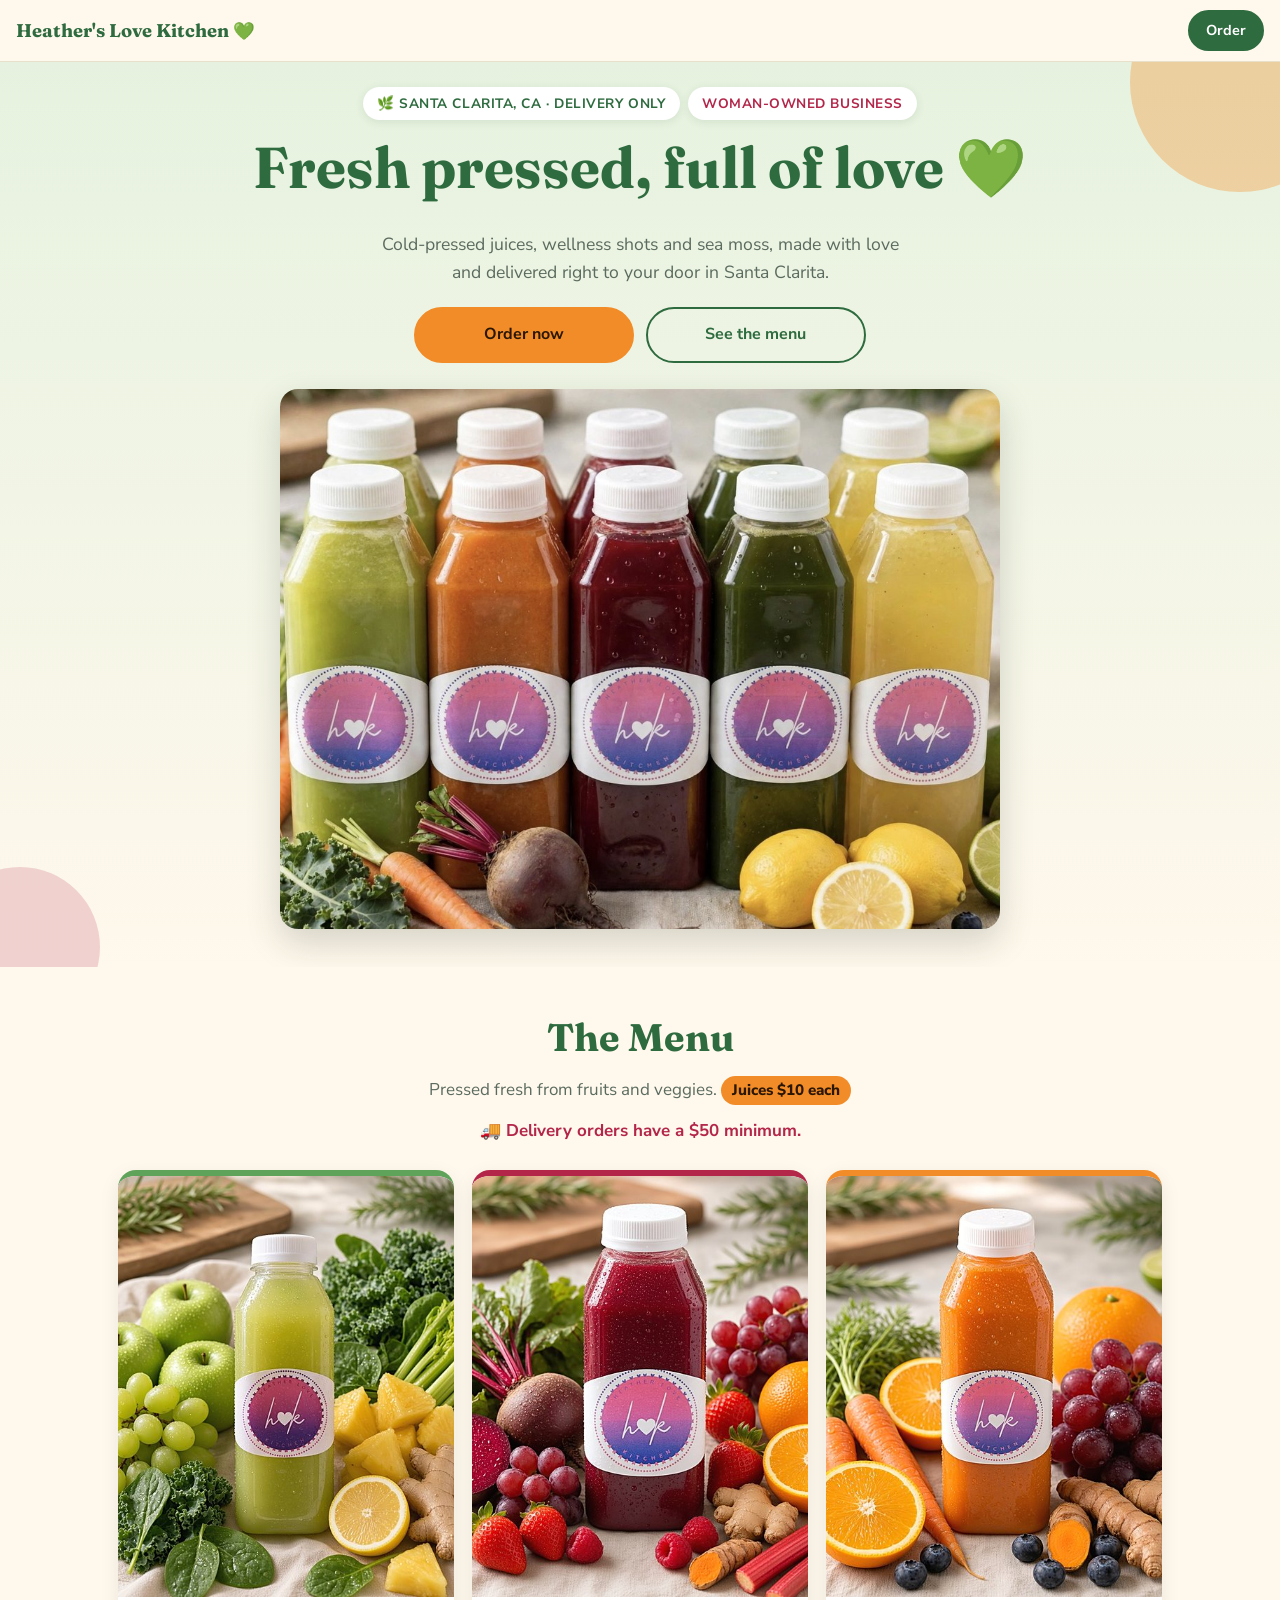
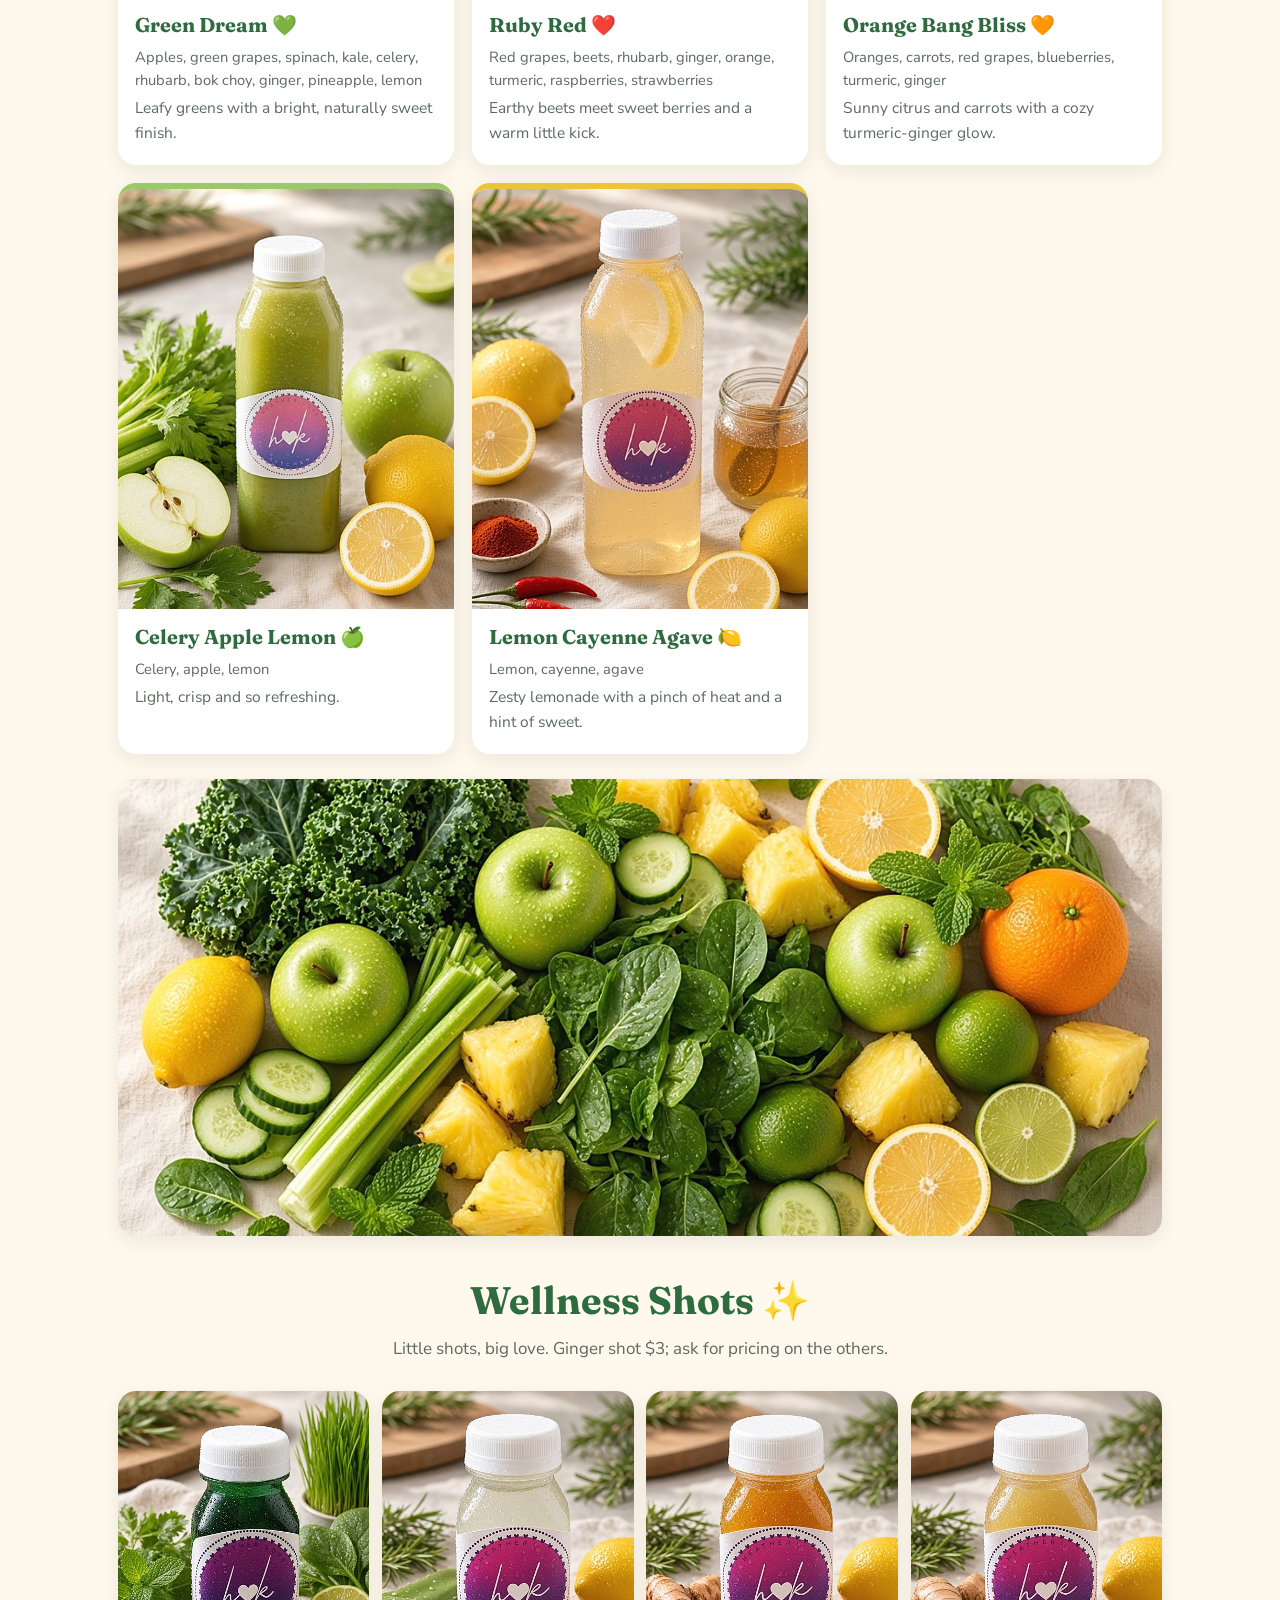
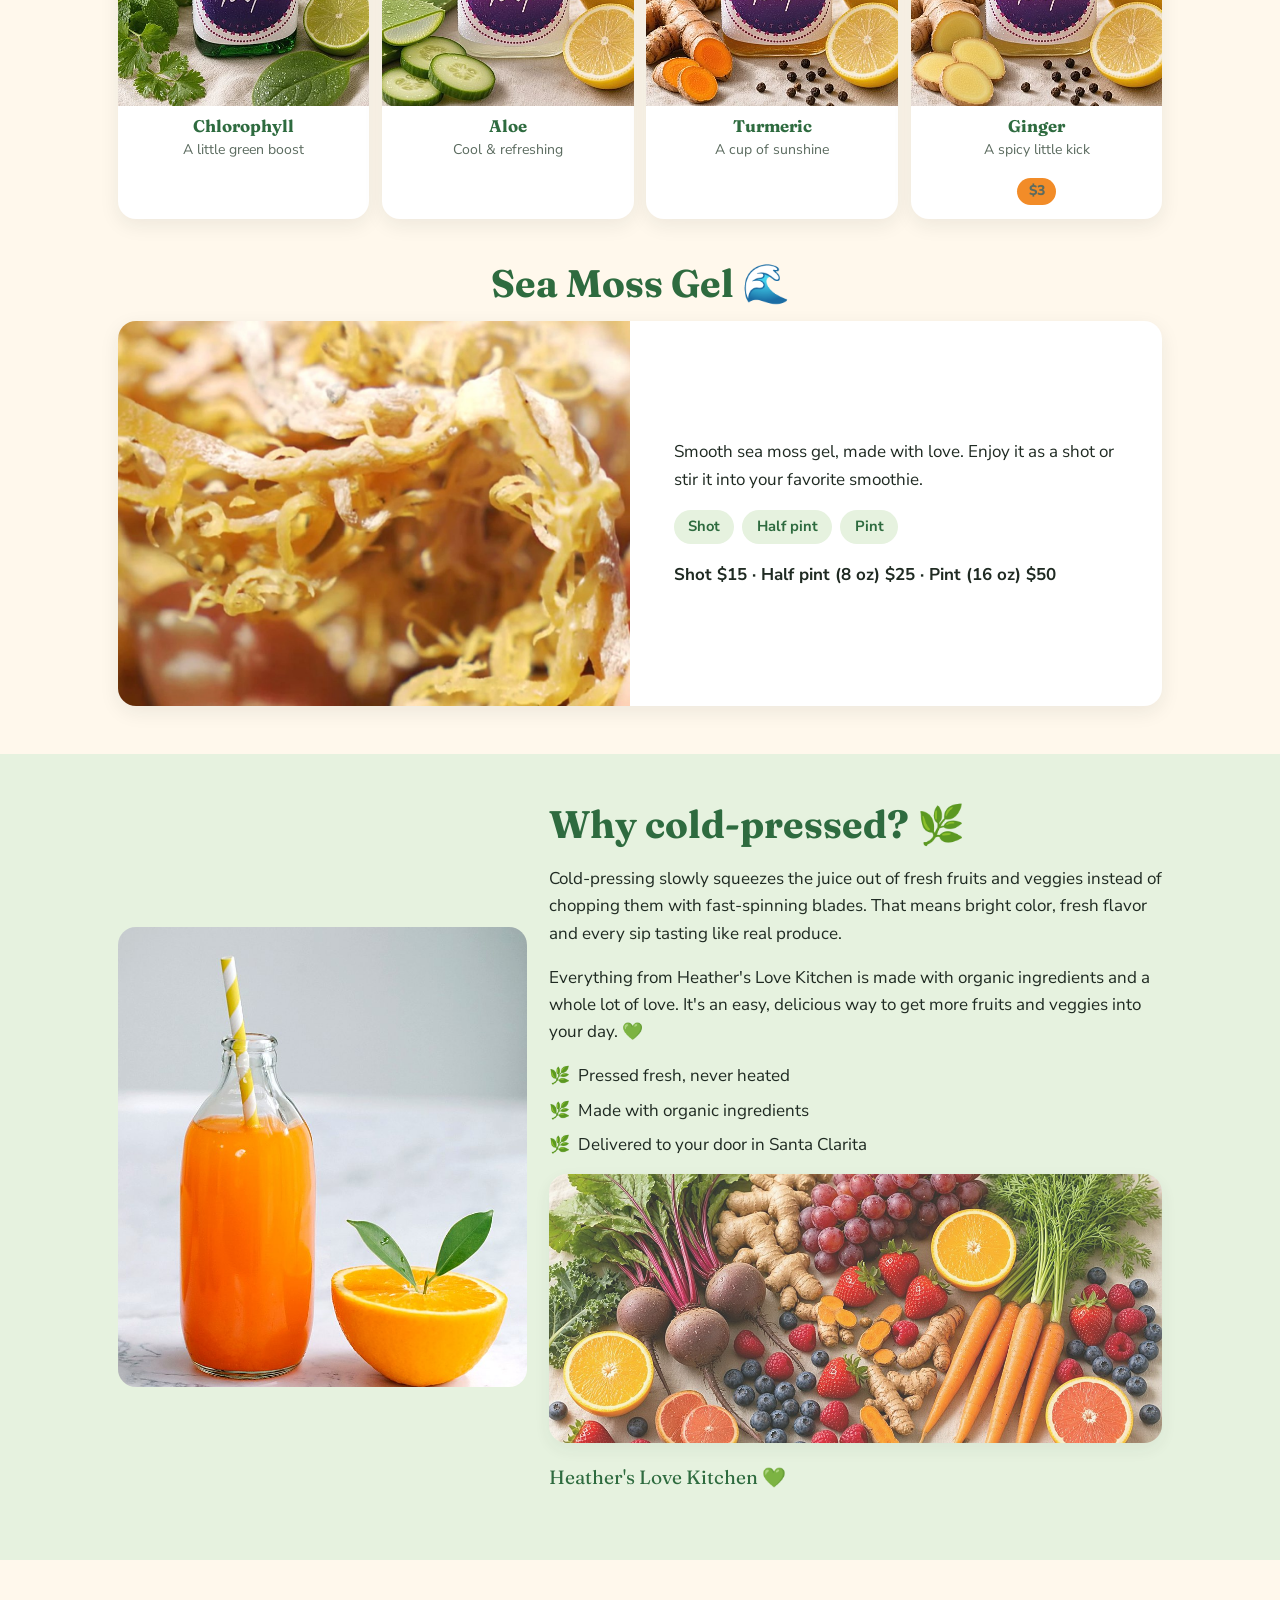
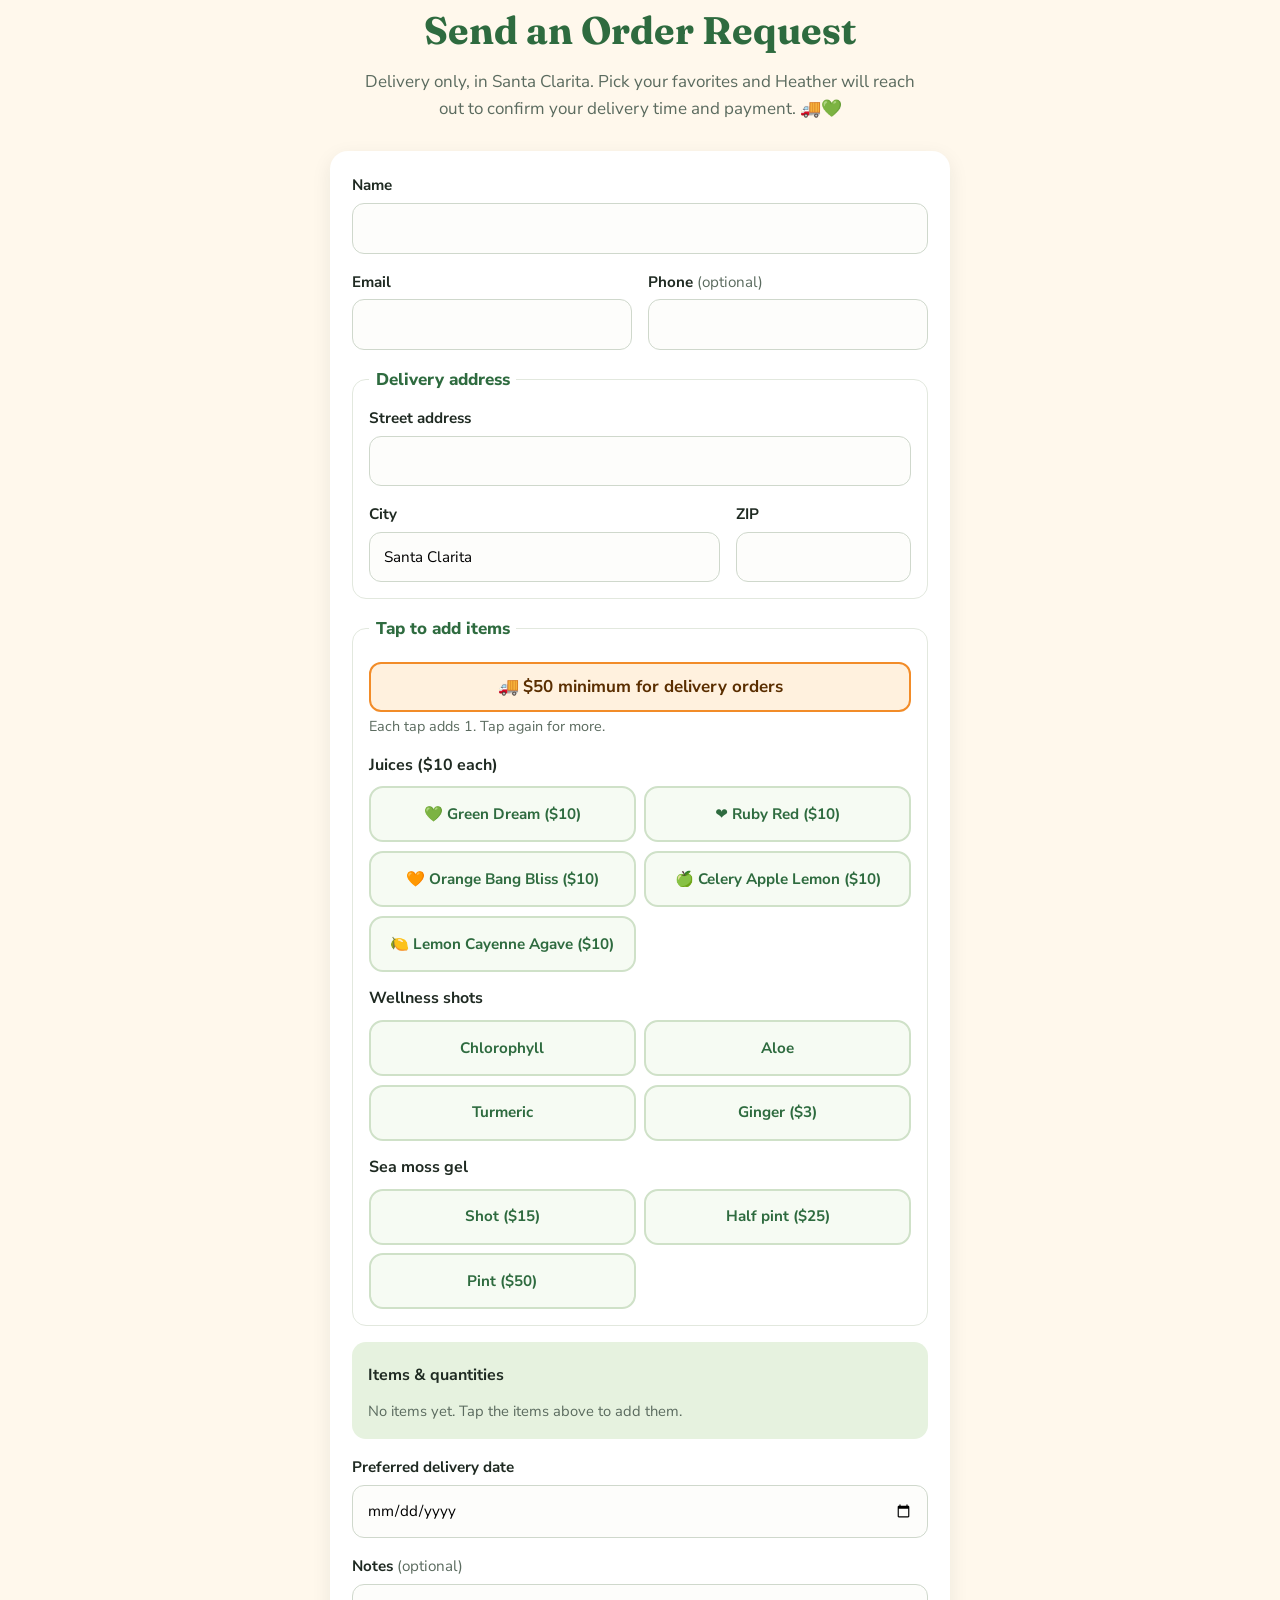
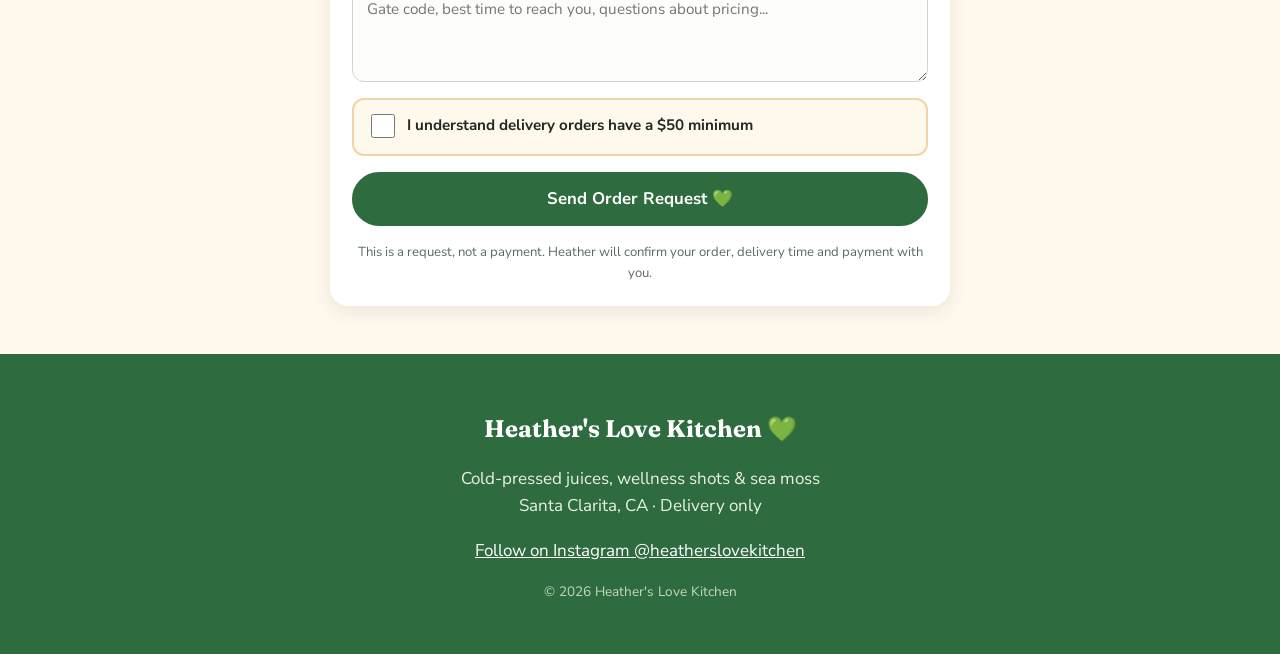
<file: index.html>
<!doctype html>
<html lang="en">
<head>
<meta charset="utf-8">
<meta name="viewport" content="width=device-width, initial-scale=1">
<title>Heather's Love Kitchen | Cold-Pressed Juice, Wellness Shots &amp; Sea Moss in Santa Clarita</title>
<meta name="description" content="Fresh cold-pressed juices, wellness shots and sea moss gel, made with love in Santa Clarita, CA and delivered to your door. Send an order request online.">
<meta name="theme-color" content="#2E6B3F">
<link rel="canonical" href="https://heathersc3-lgtm.github.io/heathers-love-kitchen/">
<meta property="og:type" content="website">
<meta property="og:title" content="Heather's Love Kitchen 💚">
<meta property="og:description" content="Cold-pressed juices, wellness shots &amp; sea moss, made with love in Santa Clarita. Delivery only.">
<meta property="og:url" content="https://heathersc3-lgtm.github.io/heathers-love-kitchen/">
<meta property="og:image" content="https://heathersc3-lgtm.github.io/heathers-love-kitchen/assets/og-image.jpg?v=20261020b">
<meta property="og:image:width" content="1200"><meta property="og:image:height" content="630">
<meta name="twitter:card" content="summary_large_image">
<link rel="icon" type="image/png" sizes="32x32" href="assets/favicon-32.png?v=20261020b">
<link rel="apple-touch-icon" href="assets/apple-touch-icon.png?v=20261020b">
<link rel="preconnect" href="https://fonts.googleapis.com"><link rel="preconnect" href="https://fonts.gstatic.com" crossorigin>
<link href="https://fonts.googleapis.com/css2?family=Fraunces:opsz,wght@9..144,600;9..144,700&family=Nunito+Sans:wght@400;600;700;800&display=swap" rel="stylesheet">
<link rel="stylesheet" href="css/style.css?v=wob1">
<link rel="stylesheet" href="assets/halloween.css?v=hw7"><script src="js/halloween.js?v=hw5"></script>
<link rel="stylesheet" href="assets/fall.css?v=fl1"><script src="js/fall.js?v=fl1"></script>
</head>
<body>
<header class="nav">
  <a href="#top" class="wordmark">Heather's Love Kitchen <span class="heart">💚</span></a>
  <a class="btn btn-sm" href="#order">Order</a>
</header>

<main id="top">
<section class="hero">
  <div class="hero-inner">
    <div class="badges">
      <p class="eyebrow">🌿 Santa Clarita, CA &middot; Delivery only</p>
      <p class="eyebrow wob">Woman-owned business</p>
    </div>
    <h1>Fresh pressed, full of love 💚</h1>
    <p class="lead">Cold-pressed juices, wellness shots and sea moss, made with love and delivered right to your door in Santa Clarita.</p>
    <div class="cta">
      <a class="btn btn-orange" href="#order">Order now</a>
      <a class="btn btn-outline" href="#menu">See the menu</a>
    </div>
    <img class="hero-photo" src="assets/hero.jpg?v=20261020b" alt="A row of Heather's Love Kitchen cold-pressed juices in green, orange, ruby red and yellow" width="1200" height="900">
  </div>
</section>

<section id="menu" class="section">
  <h2>The Menu</h2>
  <p class="sub">Pressed fresh from fruits and veggies. <span class="price-tag">Juices $10 each</span></p>
  <p class="min-line">🚚 Delivery orders have a $50 minimum.</p>
  <div class="cards three">
    <article class="card accent-green"><img src="assets/juice-green.jpg?v=20261020b" alt="A bottle of Green Dream juice with water droplets, surrounded by green apples, grapes, kale, spinach, celery, pineapple, lemon and ginger" loading="lazy" width="480" height="600"><div class="body"><h3>Green Dream 💚</h3><p class="ing">Apples, green grapes, spinach, kale, celery, rhubarb, bok choy, ginger, pineapple, lemon</p><p>Leafy greens with a bright, naturally sweet finish.</p></div></article>
    <article class="card accent-ruby"><img src="assets/juice-ruby.jpg?v=20261020b" alt="A bottle of Ruby Red juice with water droplets, surrounded by beets, red grapes, strawberries, raspberries, orange, ginger, turmeric and rhubarb" loading="lazy" width="480" height="600"><div class="body"><h3>Ruby Red ❤️</h3><p class="ing">Red grapes, beets, rhubarb, ginger, orange, turmeric, raspberries, strawberries</p><p>Earthy beets meet sweet berries and a warm little kick.</p></div></article>
    <article class="card accent-orange"><img src="assets/juice-orange.jpg?v=20261020b" alt="A bottle of Orange Bang Bliss juice with water droplets, surrounded by oranges, carrots, red grapes, blueberries, turmeric and ginger" loading="lazy" width="480" height="600"><div class="body"><h3>Orange Bang Bliss 🧡</h3><p class="ing">Oranges, carrots, red grapes, blueberries, turmeric, ginger</p><p>Sunny citrus and carrots with a cozy turmeric-ginger glow.</p></div></article>
    <article class="card accent-celery"><img src="assets/juice-celery.jpg?v=20261020b" alt="A bottle of Celery Apple Lemon juice with water droplets, surrounded by celery, green apples and lemons" loading="lazy" width="480" height="600"><div class="body"><h3>Celery Apple Lemon 🍏</h3><p class="ing">Celery, apple, lemon</p><p>Light, crisp and so refreshing.</p></div></article>
    <article class="card accent-lemon"><img src="assets/juice-lemon.jpg?v=20261020b" alt="A bottle of Lemon Cayenne Agave lemonade with water droplets, surrounded by lemons, cayenne, chili peppers and agave" loading="lazy" width="480" height="600"><div class="body"><h3>Lemon Cayenne Agave 🍋</h3><p class="ing">Lemon, cayenne, agave</p><p>Zesty lemonade with a pinch of heat and a hint of sweet.</p></div></article>
  </div>

  <figure class="produce-band"><img src="assets/produce-greens-citrus.jpg?v=20261020b" alt="Fresh kale, spinach, celery, green apples, cucumber, mint, pineapple and citrus" loading="lazy" width="1200" height="525"></figure>

  <h2 class="subhead">Wellness Shots ✨</h2>
  <p class="sub">Little shots, big love. Ginger shot $3; ask for pricing on the others.</p>
  <div class="shots">
    <div class="shot"><img src="assets/shot-chlorophyll.jpg?v=20261020b" alt="A chlorophyll wellness shot with water droplets, surrounded by mint, parsley, spinach, wheatgrass and lime" loading="lazy" width="480" height="600"><h3>Chlorophyll</h3><p>A little green boost</p></div>
    <div class="shot"><img src="assets/shot-aloe.jpg?v=20261020b" alt="An aloe wellness shot with water droplets, surrounded by aloe leaf, cucumber slices and lemon" loading="lazy" width="480" height="600"><h3>Aloe</h3><p>Cool &amp; refreshing</p></div>
    <div class="shot"><img src="assets/shot-turmeric.jpg?v=20261020b" alt="A turmeric wellness shot with water droplets, surrounded by turmeric root, lemon and black peppercorns" loading="lazy" width="480" height="600"><h3>Turmeric</h3><p>A cup of sunshine</p></div>
    <div class="shot"><img src="assets/shot-ginger.jpg?v=20261020b" alt="A ginger wellness shot with water droplets, surrounded by ginger root, ginger slices and lemon" loading="lazy" width="480" height="600"><h3>Ginger</h3><p>A spicy little kick</p><p class="price-tag">$3</p></div>
  </div>

  <h2 class="subhead">Sea Moss Gel 🌊</h2>
  <div class="feature">
    <img src="assets/seamoss.jpg?v=20261020b" alt="Dried golden sea moss" loading="lazy" width="1200" height="900">
    <div class="body">
      <p>Smooth sea moss gel, made with love. Enjoy it as a shot or stir it into your favorite smoothie.</p>
      <ul class="sizes"><li>Shot</li><li>Half pint</li><li>Pint</li></ul>
      <p><strong>Shot $15 · Half pint (8 oz) $25 · Pint (16 oz) $50</strong></p>
    </div>
  </div>
</section>

<div class="band">
<section id="about" class="section about">
  <img src="assets/about.jpg?v=20261020b" alt="Fresh orange juice in a bottle with a straw next to a halved orange" loading="lazy" width="800" height="1000">
  <div>
    <h2>Why cold-pressed? 🌿</h2>
    <p>Cold-pressing slowly squeezes the juice out of fresh fruits and veggies instead of chopping them with fast-spinning blades. That means bright color, fresh flavor and every sip tasting like real produce.</p>
    <p>Everything from Heather's Love Kitchen is made with organic ingredients and a whole lot of love. It's an easy, delicious way to get more fruits and veggies into your day. 💚</p>
    <ul class="ticks"><li>Pressed fresh, never heated</li><li>Made with organic ingredients</li><li>Delivered to your door in Santa Clarita</li></ul>
    <figure class="produce-band small"><img src="assets/produce-roots-berries.jpg?v=20261020b" alt="Fresh beets, carrots, ginger, turmeric, berries, red grapes and oranges" loading="lazy" width="1200" height="525"></figure>
    <p class="signoff">Heather's Love Kitchen 💚</p>
  </div>
</section>
</div>

<section id="order" class="section">
  <h2>Send an Order Request</h2>
  <p class="sub">Delivery only, in Santa Clarita. Pick your favorites and Heather will reach out to confirm your delivery time and payment. 🚚💚</p>
  <form id="order-form" class="form" action="https://formsubmit.co/heathersc3@gmail.com" method="POST" novalidate>
    <input type="hidden" name="_subject" value="New order request - Heather's Love Kitchen">
    <input type="hidden" name="_template" value="table">
    <input type="hidden" name="_captcha" value="false">
    <input type="hidden" name="_next" value="https://heathersc3-lgtm.github.io/heathers-love-kitchen/thanks.html">
    <input type="hidden" name="_autoresponse" value="Thank you so much for your order request with Heather's Love Kitchen! I got it, and I'll reach out soon to confirm your delivery time and payment. Delivery minimum: $50. Fresh pressed, full of love. - Heather's Love Kitchen">
    <input type="text" name="_honey" class="hp" tabindex="-1" autocomplete="off" aria-hidden="true">
    <label>Name<input name="name" required autocomplete="name"></label>
    <div class="row two">
      <label>Email<input name="email" type="email" required autocomplete="email"></label>
      <label><span>Phone <span class="opt">(optional)</span></span><input name="phone" type="tel" autocomplete="tel"></label>
    </div>
    <fieldset>
      <legend>Delivery address</legend>
      <div class="row">
        <label>Street address<input name="street" required autocomplete="street-address"></label>
        <div class="row addr">
          <label>City<input name="city" required autocomplete="address-level2" value="Santa Clarita"></label>
          <label>ZIP<input name="zip" required inputmode="numeric" pattern="[0-9]{5}" maxlength="5" autocomplete="postal-code"></label>
        </div>
      </div>
    </fieldset>
    <fieldset class="picker" id="picker">
      <legend>Tap to add items</legend>
      <p class="min-notice" id="min-notice">🚚 <strong>$50 minimum for delivery orders</strong></p>
      <p class="hint">Each tap adds 1. Tap again for more.</p>
      <h4>Juices ($10 each)</h4>
      <div class="item-btns">
        <button type="button" class="item-btn" data-item="Green Dream">💚 Green Dream ($10)</button>
        <button type="button" class="item-btn" data-item="Ruby Red">❤️ Ruby Red ($10)</button>
        <button type="button" class="item-btn" data-item="Orange Bang Bliss">🧡 Orange Bang Bliss ($10)</button>
        <button type="button" class="item-btn" data-item="Celery Apple Lemon">🍏 Celery Apple Lemon ($10)</button>
        <button type="button" class="item-btn" data-item="Lemon Cayenne Agave">🍋 Lemon Cayenne Agave ($10)</button>
      </div>
      <h4>Wellness shots</h4>
      <div class="item-btns">
        <button type="button" class="item-btn" data-item="Chlorophyll shot">Chlorophyll</button>
        <button type="button" class="item-btn" data-item="Aloe shot">Aloe</button>
        <button type="button" class="item-btn" data-item="Turmeric shot">Turmeric</button>
        <button type="button" class="item-btn" data-item="Ginger shot">Ginger ($3)</button>
      </div>
      <h4>Sea moss gel</h4>
      <div class="item-btns">
        <button type="button" class="item-btn" data-item="Sea moss gel - shot">Shot ($15)</button>
        <button type="button" class="item-btn" data-item="Sea moss gel - half pint">Half pint ($25)</button>
        <button type="button" class="item-btn" data-item="Sea moss gel - pint">Pint ($50)</button>
      </div>
    </fieldset>
    <div class="summary" aria-live="polite">
      <h4>Items &amp; quantities</h4>
      <ul id="order-list" class="order-list"></ul>
      <p id="order-empty" class="empty">No items yet. Tap the items above to add them.</p>
      <p id="order-error" class="error" hidden>Please add at least one item.</p>
      <input type="hidden" name="order_items" id="order_items">
    </div>
    <noscript><label>Items &amp; quantities<textarea name="items_quantities" rows="3" required placeholder="e.g. 2 Green Dream, 1 Ruby Red, 3 ginger shots"></textarea></label></noscript>
    <label>Preferred delivery date<input name="preferred_delivery_date" type="date" id="ddate"></label>
    <label><span>Notes <span class="opt">(optional)</span></span><textarea name="notes" rows="3" placeholder="Gate code, best time to reach you, questions about pricing..."></textarea></label>
    <label class="check ack"><input type="checkbox" name="minimum_ack" id="minimum_ack" value="Yes - customer understands delivery orders have a $50 minimum" required><span>I understand delivery orders have a $50 minimum</span></label>
    <p id="ack-error" class="error" hidden>Please check the box to confirm you understand the $50 delivery minimum. 💚</p>
    <p id="form-status" class="status" role="status" hidden></p>
    <button class="btn" type="submit" id="submit-btn">Send Order Request 💚</button>
    <p class="fineprint" style="margin:0">This is a request, not a payment. Heather will confirm your order, delivery time and payment with you.</p>
  </form>
</section>
</main>

<footer class="footer">
  <p><a href="#top" class="wordmark">Heather's Love Kitchen 💚</a></p>
  <p>Cold-pressed juices, wellness shots &amp; sea moss<br>Santa Clarita, CA &middot; Delivery only</p>
  <p><a href="https://www.instagram.com/heatherslovekitchen/" target="_blank" rel="noopener">Follow on Instagram @heatherslovekitchen</a></p>
  <p class="small">&copy; <span id="y">2026</span> Heather's Love Kitchen</p>
</footer>
<a class="btn btn-orange fab" href="#order">Order now</a>
<script src="js/order.js"></script>
</body>
</html>
</file>
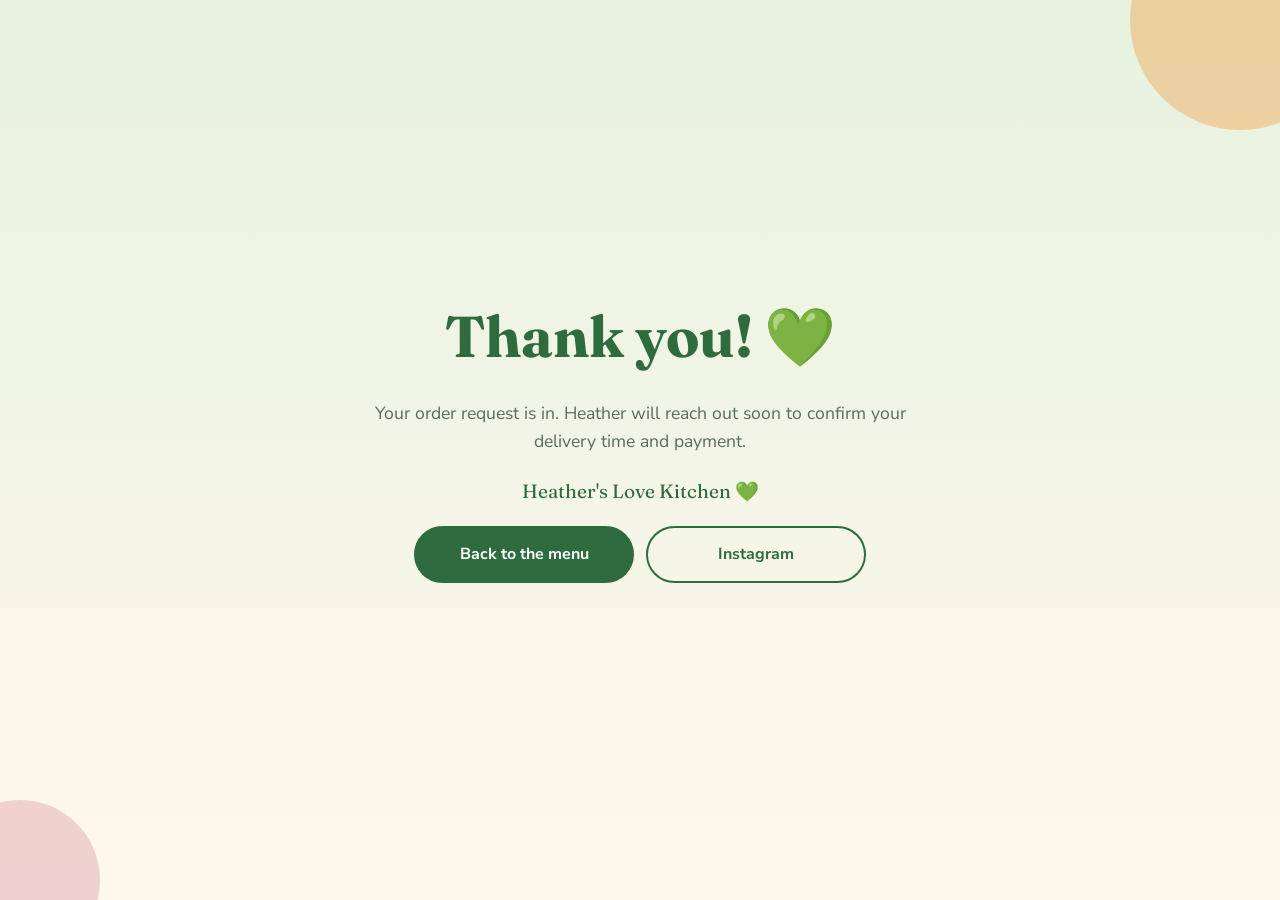
<file: thanks.html>
<!doctype html>
<html lang="en">
<head>
<meta charset="utf-8"><meta name="viewport" content="width=device-width, initial-scale=1">
<title>Thank you! | Heather's Love Kitchen</title>
<meta name="robots" content="noindex">
<meta name="theme-color" content="#2E6B3F">
<link rel="icon" type="image/png" sizes="32x32" href="assets/favicon-32.png?v=20261020b">
<link rel="preconnect" href="https://fonts.googleapis.com"><link rel="preconnect" href="https://fonts.gstatic.com" crossorigin>
<link href="https://fonts.googleapis.com/css2?family=Fraunces:opsz,wght@9..144,600;9..144,700&family=Nunito+Sans:wght@400;600;700;800&display=swap" rel="stylesheet">
<link rel="stylesheet" href="css/style.css?v=wob1">
<link rel="stylesheet" href="assets/halloween.css?v=hw7"><script src="js/halloween.js?v=hw5"></script>
<link rel="stylesheet" href="assets/fall.css?v=fl1"><script src="js/fall.js?v=fl1"></script>
</head>
<body>
<main class="hero" style="min-height:100vh;display:grid;place-items:center">
  <div class="hero-inner">
    <h1>Thank you! 💚</h1>
    <p class="lead">Your order request is in. Heather will reach out soon to confirm your delivery time and payment.</p>
    <p class="signoff">Heather's Love Kitchen 💚</p>
    <div class="cta"><a class="btn" href="./">Back to the menu</a><a class="btn btn-outline" href="https://www.instagram.com/heatherslovekitchen/">Instagram</a></div>
  </div>
</main>
</body>
</html>
</file>
<file: css/style.css>
:root{--forest:#2E6B3F;--leaf:#5FA35A;--mint:#E6F2DF;--cream:#FFF8EC;--orange:#F28C28;--ruby:#B3264A;--ink:#1F2A22;--muted:#5B6B5F;--r:18px}
*{box-sizing:border-box}
html{scroll-behavior:smooth}
body{margin:0;font-family:"Nunito Sans",system-ui,sans-serif;color:var(--ink);background:var(--cream);line-height:1.6;font-size:17px}
img{max-width:100%;height:auto;display:block}
a{color:var(--forest)}
h1,h2,h3{font-family:Fraunces,Georgia,serif;line-height:1.15;margin:0 0 .5em;color:var(--forest)}
h1{font-size:clamp(2.1rem,8vw,3.6rem);font-weight:700}
h2{font-size:clamp(1.7rem,6vw,2.4rem);text-align:center}
h3{font-size:1.25rem}
.nav{position:sticky;top:0;z-index:10;display:flex;align-items:center;justify-content:space-between;gap:.5rem;padding:.6rem 1rem;background:rgba(255,248,236,.94);backdrop-filter:blur(8px);border-bottom:1px solid #e9e0cc}
.wordmark{font-family:Fraunces,Georgia,serif;font-weight:700;font-size:1.15rem;color:var(--forest);text-decoration:none;white-space:nowrap}
.wordmark .heart{font-size:.95em}
.btn{display:inline-block;padding:.85rem 1.4rem;border-radius:999px;background:var(--forest);color:#fff;text-decoration:none;font-weight:700;border:2px solid var(--forest);text-align:center;font-size:1rem;cursor:pointer;font-family:inherit}
.btn:hover{filter:brightness(1.08)}
.btn-orange{background:var(--orange);border-color:var(--orange);color:#2b1600}
.btn-outline{background:transparent;color:var(--forest)}
.btn-sm{padding:.45rem 1rem;font-size:.9rem}
.hero{position:relative;background:linear-gradient(180deg,var(--mint),var(--cream));padding:1.6rem 1.1rem 2.4rem;text-align:center;overflow:hidden}
.hero::before,.hero::after{content:"";position:absolute;border-radius:50%;z-index:0;opacity:.35}
.hero::before{width:220px;height:220px;background:var(--orange);top:-90px;right:-70px}
.hero::after{width:160px;height:160px;background:var(--ruby);bottom:-60px;left:-60px;opacity:.18}
.hero-inner{position:relative;z-index:1;max-width:880px;margin:0 auto}
.eyebrow{display:inline-block;background:#fff;color:var(--forest);font-weight:700;font-size:.85rem;letter-spacing:.04em;text-transform:uppercase;padding:.35rem .9rem;border-radius:999px;margin:0 0 .9rem;box-shadow:0 2px 8px rgba(46,107,63,.12)}
.lead{font-size:1.1rem;color:var(--muted);max-width:34rem;margin:0 auto 1.3rem}
.cta{display:flex;flex-wrap:wrap;gap:.7rem;justify-content:center}
.cta .btn{flex:1 1 140px;max-width:220px}
.hero-photo{margin:1.6rem auto 0;border-radius:var(--r);box-shadow:0 14px 34px rgba(31,42,34,.18);width:100%;max-width:720px;aspect-ratio:4/3;object-fit:cover}
.section{padding:3rem 1.1rem;max-width:1080px;margin:0 auto}
.band{background:var(--mint)}
.band>.section{padding-top:3rem;padding-bottom:3rem}
.sub{text-align:center;color:var(--muted);max-width:36rem;margin:-.2rem auto 1.8rem}
.price-tag{display:inline-block;background:var(--orange);color:#2b1600;font-weight:800;padding:.15rem .7rem;border-radius:999px;font-size:.95rem}
.cards{display:grid;gap:1.1rem;grid-template-columns:1fr}
@media(min-width:560px){.cards{grid-template-columns:1fr 1fr}}
@media(min-width:900px){.cards.three{grid-template-columns:repeat(3,1fr)}}
.card{background:#fff;border-radius:var(--r);overflow:hidden;box-shadow:0 6px 20px rgba(31,42,34,.08);display:flex;flex-direction:column}
.card img{width:100%;aspect-ratio:4/5;object-fit:cover;object-position:50% 50%}
.card .body{padding:1rem 1.1rem 1.2rem}
.card h3{display:flex;justify-content:space-between;align-items:center;gap:.5rem}
.card p{margin:.2rem 0 0;color:var(--muted);font-size:.97rem}
.card .ing{font-size:.92rem}
.accent-green{border-top:6px solid var(--leaf)}
.accent-ruby{border-top:6px solid var(--ruby)}
.accent-orange{border-top:6px solid var(--orange)}
.accent-lemon{border-top:6px solid #E9C537}
.accent-celery{border-top:6px solid #9CC86B}
.subhead{margin:2.6rem 0 1rem;text-align:center}
.shots{display:grid;grid-template-columns:1fr 1fr;gap:.8rem}
@media(min-width:700px){.shots{grid-template-columns:repeat(4,1fr)}}
.shot{background:#fff;border-radius:var(--r);overflow:hidden;text-align:center;box-shadow:0 6px 20px rgba(31,42,34,.08)}
.shot img{aspect-ratio:4/5;object-fit:cover;object-position:50% 50%;width:100%}
.shot .emoji{display:grid;place-items:center;aspect-ratio:1/1;font-size:3.2rem;background:linear-gradient(135deg,#FCE3C4,#F6C27F)}
.shot h3{font-size:1.05rem;margin:.7rem .5rem .2rem}
.shot p{margin:0 .6rem .9rem;font-size:.88rem;color:var(--muted)}
.feature{display:grid;gap:1.2rem;align-items:center;background:#fff;border-radius:var(--r);overflow:hidden;box-shadow:0 6px 20px rgba(31,42,34,.08)}
.feature img{width:100%;aspect-ratio:4/3;object-fit:cover}
.feature .body{padding:0 1.2rem 1.4rem}
@media(min-width:760px){.feature{grid-template-columns:1fr 1fr}.feature .body{padding:1.5rem}}
.sizes{list-style:none;padding:0;margin:.8rem 0;display:flex;flex-wrap:wrap;gap:.5rem}
.sizes li,.chips li{background:var(--mint);color:var(--forest);font-weight:700;padding:.35rem .9rem;border-radius:999px;font-size:.92rem}
.fineprint{text-align:center;font-size:.82rem;color:var(--muted);margin-top:1.2rem}
.about{display:grid;gap:1.4rem;align-items:center}
.about img{border-radius:var(--r);width:100%;aspect-ratio:4/5;object-fit:cover;max-height:460px}
@media(min-width:760px){.about{grid-template-columns:2fr 3fr}}
.about h2{text-align:left}
.ticks{list-style:none;padding:0;margin:1rem 0 0}
.ticks li{padding-left:1.8rem;position:relative;margin:.45rem 0}
.ticks li::before{content:"🌿";position:absolute;left:0}
.signoff{font-family:Fraunces,Georgia,serif;font-size:1.2rem;color:var(--forest);margin-top:1rem}
.form{max-width:620px;margin:0 auto;display:grid;gap:1rem;background:#fff;padding:1.4rem;border-radius:var(--r);box-shadow:0 6px 20px rgba(31,42,34,.08)}
.form label{display:grid;gap:.35rem;font-weight:700;font-size:.95rem}
.form .opt{font-weight:400;color:var(--muted)}
.form input,.form textarea,.form select{font:inherit;font-weight:400;padding:.75rem .85rem;border:1.5px solid #cfd8cc;border-radius:12px;background:#fdfdfb;width:100%}
.form input:focus,.form textarea:focus{outline:3px solid rgba(95,163,90,.35);border-color:var(--leaf)}
.form fieldset{border:1.5px solid #e2e8de;border-radius:14px;padding:.8rem 1rem 1rem;margin:0}
.form legend{font-weight:800;color:var(--forest);padding:0 .4rem}
.checks{display:grid;grid-template-columns:1fr;gap:.35rem}
@media(min-width:480px){.checks{grid-template-columns:1fr 1fr}}
.form .check{display:flex;align-items:center;gap:.55rem;font-weight:400;grid-template-columns:none}
.form .check input{width:1.2rem;height:1.2rem;accent-color:var(--forest);flex:none}
.row{display:grid;gap:1rem}
@media(min-width:480px){.row.two{grid-template-columns:1fr 1fr}.row.addr{grid-template-columns:2fr 1fr}}
.form .btn{width:100%;font-size:1.05rem}
.footer{background:var(--forest);color:#eaf3e6;text-align:center;padding:2.4rem 1rem 5.5rem}
.footer a{color:#fff}
.footer .wordmark{color:#fff;font-size:1.5rem}
.small{font-size:.85rem;opacity:.8}
.fab{position:fixed;right:1rem;bottom:1rem;z-index:20;box-shadow:0 8px 22px rgba(0,0,0,.25)}
@media(min-width:900px){.fab{display:none}.footer{padding-bottom:2.4rem}}
.hp{position:absolute!important;left:-9999px!important;width:1px;height:1px;opacity:0}
.picker h4,.summary h4{margin:.9rem 0 .5rem;font-size:1rem;color:var(--ink)}
.picker .hint{margin:0;color:var(--muted);font-size:.9rem}
.item-btns{display:grid;grid-template-columns:1fr 1fr;gap:.55rem}
.item-btn{position:relative;min-height:56px;padding:.6rem .7rem;border:2px solid #cfe1c8;border-radius:14px;background:#f6fbf3;color:var(--forest);font:inherit;font-weight:700;font-size:.95rem;cursor:pointer;text-align:center;touch-action:manipulation;-webkit-tap-highlight-color:transparent;transition:transform .08s}
.item-btn:active{transform:scale(.96)}
.item-btn.on{background:var(--forest);border-color:var(--forest);color:#fff}
.item-btn .badge{position:absolute;top:-8px;right:-6px;min-width:26px;height:26px;padding:0 6px;border-radius:999px;background:var(--orange);color:#2b1600;font-size:.85rem;line-height:26px;font-weight:800}
.summary{background:var(--mint);border-radius:14px;padding:.4rem 1rem 1rem}
.order-list{list-style:none;margin:0;padding:0;display:grid;gap:.5rem}
.order-list li{display:flex;align-items:center;justify-content:space-between;gap:.5rem;background:#fff;border-radius:12px;padding:.45rem .5rem .45rem .8rem}
.oname{font-weight:700}
.ctrl{display:flex;align-items:center;gap:.3rem;flex:none}
.qty{min-width:2.2rem;text-align:center;font-weight:800}
.qbtn{width:44px;height:44px;border-radius:50%;border:2px solid var(--leaf);background:#fff;color:var(--forest);font-size:1.3rem;font-weight:800;line-height:1;cursor:pointer;touch-action:manipulation}
.qbtn.rm{border-color:#e6b9c3;color:var(--ruby);font-size:1rem}
.empty{margin:.2rem 0 0;color:var(--muted);font-size:.92rem}
.error{margin:.5rem 0 0;color:var(--ruby);font-weight:800}
.status{margin:0;padding:.8rem 1rem;border-radius:12px;font-weight:700}
.status.ok{background:var(--mint);color:var(--forest)}
.status.bad{background:#fdecef;color:var(--ruby)}
.fab{transition:opacity .2s}
.fab.hide{opacity:0;pointer-events:none}
.item-btn,.qbtn,input,textarea{scroll-margin:90px}
.min-line{text-align:center;margin:-1rem auto 1.6rem;font-weight:700;color:var(--ruby)}
.min-notice{margin:.4rem 0 .2rem;background:#FFF1DE;border:2px solid var(--orange);color:#5a2e00;border-radius:12px;padding:.6rem .8rem;text-align:center}
.form .check.ack{align-items:flex-start;font-weight:700;background:#FFF8EC;border:2px solid #f2d4a8;border-radius:12px;padding:.8rem;min-height:52px}
.form .check.ack input{width:1.5rem;height:1.5rem;margin-top:.05rem}

/* fresh produce bands */
.produce-band{margin:1.6rem 0 .4rem}
.produce-band img{display:block;width:100%;height:auto;aspect-ratio:16/7;object-fit:cover;border-radius:var(--r);box-shadow:0 6px 20px rgba(31,42,34,.08)}
.produce-band.small{margin:1rem 0 1.2rem}

/* intro badges */
.badges{display:flex;flex-wrap:wrap;justify-content:center;gap:.5rem;margin:0 0 .9rem}
.badges .eyebrow{margin:0}
.eyebrow.wob{color:var(--ruby)}
</file>
<file: assets/halloween.css>
/* Halloween layer for Heather's Love Kitchen (dark, matches the Halloween flyer).
   Everything is scoped to html.halloween, which js/halloween.js adds ONLY before Nov 1, 2026 (visitor's local time).
   On/after Nov 1 nothing here applies and the site renders exactly as before. */
.hw-banner,.hw-deco,.hw-circle-wrap,.hw-hand{display:none}
html.halloween{--hw-night:#0c0616;--hw-ink:#07040d;--hw-lav:#c9b6f2;--hw-cream:#FFF8EC;--hw-green:#9fd39a;--sw:520px;color-scheme:dark}
html.halloween body{background:var(--hw-night);color:var(--hw-cream)}
/* banner */
html.halloween .hw-banner{display:flex;align-items:center;justify-content:center;gap:.6rem;background:linear-gradient(90deg,#05030a,#1e0f33 50%,#05030a);color:var(--hw-cream);font-family:Fraunces,Georgia,serif;font-weight:600;font-size:1rem;letter-spacing:.06em;padding:.55rem 1rem;border-bottom:1px solid rgba(95,163,90,.7);text-align:center}
html.halloween .hw-glyph{flex:none;display:block}
/* nav */
html.halloween .nav{background:rgba(7,4,13,.92);border-bottom:1.5px solid rgba(95,163,90,.7)}
html.halloween .nav .wordmark{color:var(--hw-cream)}
/* hero: night sky */
html.halloween .hero{background:url("hw-stars.svg?v=hw5") 0 0/600px 400px repeat,radial-gradient(ellipse at 78% 12%,#3a1f5c 0,#1e0f33 35%,#0c0616 75%,#05030a 100%);padding-top:2.2rem}
html.halloween .hero::before,html.halloween .hero::after{display:none}
html.halloween .hw-deco{display:block;position:absolute;inset:0;pointer-events:none;z-index:0;overflow:hidden}
html.halloween .hw-scene{position:absolute;top:0;right:0;width:var(--sw);height:auto;max-width:none}
html.halloween .hw-ground{position:absolute;left:0;right:0;bottom:0;top:calc(var(--sw)*.6714 - 26px);background:url("hw-hills.svg?v=hw5") 0 0/100% 40px no-repeat,linear-gradient(#0a0612,#0a0612) 0 38px/100% 100% no-repeat}
html.halloween .hw-fog{position:absolute;left:-30%;width:160%;height:140px;background:radial-gradient(ellipse at 20% 50%,rgba(207,195,232,.16),transparent 60%),radial-gradient(ellipse at 60% 40%,rgba(207,195,232,.12),transparent 55%),radial-gradient(ellipse at 90% 60%,rgba(207,195,232,.14),transparent 60%);filter:blur(6px);animation:hwfog 28s ease-in-out infinite alternate}
html.halloween .hw-fog.f1{top:calc(var(--sw)*.6714 - 70px)}
html.halloween .hw-fog.f2{bottom:-30px;animation-duration:36s;animation-direction:alternate-reverse;opacity:.9}
@keyframes hwfog{from{transform:translateX(-8%)}to{transform:translateX(8%)}}
html.halloween .hero h1{color:var(--hw-cream);text-shadow:0 0 24px rgba(201,182,242,.5),0 2px 10px rgba(0,0,0,.85)}
html.halloween .hero .lead{color:rgba(255,248,236,.9);text-shadow:0 1px 8px rgba(0,0,0,.9)}
html.halloween .hero .signoff{color:var(--hw-lav)}
html.halloween .eyebrow{background:rgba(7,4,13,.75);color:var(--hw-green);border:1px solid rgba(95,163,90,.6);box-shadow:none;letter-spacing:.14em}
html.halloween .btn-outline{color:var(--hw-cream);border-color:var(--hw-cream);background:rgba(7,4,13,.4)}
html.halloween .hero-photo{box-shadow:0 0 0 1px rgba(201,182,242,.35),0 18px 50px rgba(0,0,0,.7),0 0 40px rgba(155,127,214,.25)}
@media(max-width:1279px){html.halloween{--sw:380px}html.halloween .hero{padding-top:10.5rem}}
@media(max-width:600px){html.halloween{--sw:300px}html.halloween .hero{padding-top:8.8rem}html.halloween .hw-banner{font-size:.9rem;letter-spacing:.03em}html.halloween .eyebrow{letter-spacing:.05em}}
/* sections */
html.halloween h2{color:var(--hw-cream);text-shadow:0 0 18px rgba(201,182,242,.35)}
html.halloween .sub,html.halloween .fineprint{color:rgba(255,248,236,.78)}
html.halloween .min-line{color:var(--hw-cream);letter-spacing:.04em}
html.halloween .band{background:#120a1f}
html.halloween a{color:var(--hw-green)}
html.halloween .btn{color:#fff}
html.halloween .btn-orange{color:#2b1600}
html.halloween .card,html.halloween .shot,html.halloween .feature{background:rgba(14,8,24,.92);border:1px solid rgba(201,182,242,.28);border-top:3px solid var(--leaf);box-shadow:0 10px 30px rgba(0,0,0,.6);color:var(--hw-cream)}
html.halloween .card h3,html.halloween .shot h3,html.halloween .feature h3,html.halloween .feature h2{color:var(--hw-cream)}
html.halloween .card p,html.halloween .shot p,html.halloween .feature p{color:rgba(255,248,236,.78)}
html.halloween .card .ing{color:var(--hw-green)}
html.halloween .shot .emoji{background:linear-gradient(135deg,#2a1640,#1a1028)}
html.halloween .about h2{color:var(--hw-cream)}
html.halloween .signoff{color:var(--hw-lav)}
html.halloween .produce-band img,html.halloween .about img{box-shadow:0 10px 30px rgba(0,0,0,.6)}
/* order form stays light for easy typing */
html.halloween .form{color-scheme:light;color:var(--ink);box-shadow:0 0 0 1px rgba(201,182,242,.3),0 10px 30px rgba(0,0,0,.6)}
html.halloween .form a{color:var(--forest)}
html.halloween .form .fineprint{color:var(--muted)}
/* footer: witch's circle + skeleton hand */
html.halloween .footer{position:relative;overflow:hidden;background:radial-gradient(ellipse at 50% 20%,#1e0f33,#07040d 70%);border-top:1.5px solid rgba(95,163,90,.7);color:rgba(255,248,236,.9)}
html.halloween .footer .wordmark,html.halloween .footer a{color:var(--hw-cream)}
html.halloween .footer>*:not(.hw-hand){position:relative;z-index:1}
html.halloween .hw-circle-wrap{display:block;width:300px;max-width:90%;aspect-ratio:1/1;margin:-.8rem auto .4rem;pointer-events:none}
html.halloween .hw-circle{width:100%;height:100%}
html.halloween .hw-hand{display:block;position:absolute;z-index:0;right:3%;bottom:-6px;width:150px;height:auto;pointer-events:none;opacity:.9;animation:hwrise 6s ease-in-out infinite alternate}
@keyframes hwrise{from{transform:translateY(10px)}to{transform:translateY(0)}}
@media(max-width:899px){html.halloween .hw-hand{right:auto;left:2%;width:96px}}
@media(prefers-reduced-motion:reduce){html.halloween .hw-fog,html.halloween .hw-hand{animation:none}}

/* three silhouette witches flying all the way down the page (different size, speed, direction, timing) */
.hw-witches{display:none}
html.halloween body{position:relative}
html.halloween .hw-witches{display:block;position:absolute;top:0;left:0;width:100%;height:100%;overflow:hidden;pointer-events:none;z-index:5}
html.halloween .hw-witch{position:absolute;height:auto;filter:drop-shadow(0 0 3px rgba(233,220,255,.9)) drop-shadow(0 0 14px rgba(201,182,242,.55))}
html.halloween .hw-witch.w1{width:150px;animation:hwW1 90s linear -2s infinite}
html.halloween .hw-witch.w2{width:112px;animation:hwW2 108s linear -26s infinite;opacity:.95}
html.halloween .hw-witch.w3{width:84px;animation:hwW3 96s linear -52s infinite;opacity:.9}
@keyframes hwW1{
 0%{left:60%;top:1%;transform:rotate(-8deg) scaleX(1)}
 12%{left:108%;top:4%;transform:rotate(-4deg) scaleX(1)}
 12.01%{left:108%;top:4%;transform:rotate(-4deg) scaleX(-1)}
 30%{left:30%;top:18%;transform:rotate(-10deg) scaleX(-1)}
 44%{left:-16%;top:30%;transform:rotate(-6deg) scaleX(-1)}
 44.01%{left:-16%;top:30%;transform:rotate(-6deg) scaleX(1)}
 62%{left:50%;top:52%;transform:rotate(6deg) scaleX(1)}
 76%{left:108%;top:68%;transform:rotate(-4deg) scaleX(1)}
 76.01%{left:108%;top:68%;transform:rotate(-4deg) scaleX(-1)}
 92%{left:-16%;top:20%;transform:rotate(8deg) scaleX(-1)}
 92.01%{left:-16%;top:20%;transform:rotate(-8deg) scaleX(1)}
 100%{left:60%;top:1%;transform:rotate(-8deg) scaleX(1)}}
@keyframes hwW2{
 0%{left:108%;top:40%;transform:rotate(-6deg) scaleX(-1)}
 20%{left:40%;top:60%;transform:rotate(4deg) scaleX(-1)}
 35%{left:-16%;top:84%;transform:rotate(-8deg) scaleX(-1)}
 35.01%{left:-16%;top:84%;transform:rotate(-8deg) scaleX(1)}
 55%{left:70%;top:94%;transform:rotate(-2deg) scaleX(1)}
 65%{left:108%;top:80%;transform:rotate(-10deg) scaleX(1)}
 65.01%{left:108%;top:80%;transform:rotate(-10deg) scaleX(-1)}
 80%{left:50%;top:64%;transform:rotate(-6deg) scaleX(-1)}
 92%{left:-16%;top:50%;transform:rotate(-4deg) scaleX(-1)}
 92.01%{left:-16%;top:50%;transform:rotate(-4deg) scaleX(1)}
 99.99%{left:108%;top:40%;transform:rotate(-6deg) scaleX(1)}
 100%{left:108%;top:40%;transform:rotate(-6deg) scaleX(-1)}}
@keyframes hwW3{
 0%{left:-16%;top:70%;transform:rotate(-10deg) scaleX(1)}
 25%{left:50%;top:45%;transform:rotate(-8deg) scaleX(1)}
 40%{left:108%;top:25%;transform:rotate(-4deg) scaleX(1)}
 40.01%{left:108%;top:25%;transform:rotate(-4deg) scaleX(-1)}
 60%{left:40%;top:8%;transform:rotate(-6deg) scaleX(-1)}
 72%{left:-16%;top:14%;transform:rotate(6deg) scaleX(-1)}
 72.01%{left:-16%;top:14%;transform:rotate(-6deg) scaleX(1)}
 86%{left:108%;top:50%;transform:rotate(8deg) scaleX(1)}
 86.01%{left:108%;top:50%;transform:rotate(8deg) scaleX(-1)}
 99.99%{left:-16%;top:70%;transform:rotate(4deg) scaleX(-1)}
 100%{left:-16%;top:70%;transform:rotate(-10deg) scaleX(1)}}
@media(max-width:600px){html.halloween .hw-witch.w1{width:100px}html.halloween .hw-witch.w2{width:76px}html.halloween .hw-witch.w3{width:58px}}
@media(prefers-reduced-motion:reduce){html.halloween .hw-witch{animation:none}html.halloween .hw-witch.w1{left:62%;top:1%}html.halloween .hw-witch.w2,html.halloween .hw-witch.w3{display:none}}
html.halloween .eyebrow.wob{color:var(--hw-lav);border-color:rgba(201,182,242,.6)}

/* small bat swarms fluttering across the screen as you scroll (fixed layer, a few at a time) */
.hw-bats{display:none}
html.halloween .hw-bats{display:block;position:fixed;inset:0;overflow:hidden;pointer-events:none;z-index:6}
html.halloween .hw-swarm{position:absolute;left:0;width:180px;height:80px;opacity:0}
html.halloween .hw-swarm img{position:absolute;width:36px;height:auto;filter:drop-shadow(0 0 2px rgba(233,220,255,.95)) drop-shadow(0 0 8px rgba(201,182,242,.5));animation:hwflap .32s ease-in-out infinite alternate}
html.halloween .hw-swarm img:nth-child(1){left:0;top:26px}
html.halloween .hw-swarm img:nth-child(2){left:44px;top:2px;width:28px;animation-delay:-.1s}
html.halloween .hw-swarm img:nth-child(3){left:80px;top:38px;width:30px;animation-delay:-.2s}
html.halloween .hw-swarm img:nth-child(4){left:120px;top:12px;width:24px;animation-delay:-.05s}
html.halloween .hw-swarm img:nth-child(5){left:148px;top:48px;width:20px;animation-delay:-.15s}
@keyframes hwflap{from{transform:scaleY(1)}to{transform:scaleY(.45)}}
html.halloween .hw-swarm.s1{top:16%;animation:hwSwR 44s linear 0s infinite}
html.halloween .hw-swarm.s2{top:58%;animation:hwSwL 52s linear -14s infinite}
html.halloween .hw-swarm.s3{top:34%;animation:hwSwL 48s linear -30s infinite}
html.halloween .hw-swarm.s4{top:78%;animation:hwSwR 56s linear -40s infinite}
html.halloween .hw-swarm.s5{top:8%;animation:hwSwL 60s linear -50s infinite}
@keyframes hwSwR{0%{opacity:1;transform:translate(-200px,0)}15%{transform:translate(25vw,-24px)}30%{transform:translate(55vw,18px)}45%{transform:translate(85vw,-12px)}55%{opacity:1;transform:translate(calc(100vw + 40px),6px)}55.01%,100%{opacity:0;transform:translate(calc(100vw + 40px),6px)}}
@keyframes hwSwL{0%{opacity:1;transform:translate(calc(100vw + 40px),0) scaleX(-1)}15%{transform:translate(70vw,20px) scaleX(-1)}30%{transform:translate(40vw,-16px) scaleX(-1)}45%{transform:translate(10vw,14px) scaleX(-1)}55%{opacity:1;transform:translate(-200px,-4px) scaleX(-1)}55.01%,100%{opacity:0;transform:translate(-200px,-4px) scaleX(-1)}}
@media(max-width:600px){html.halloween .hw-swarm{transform-origin:0 0;zoom:.72}}
@media(prefers-reduced-motion:reduce){html.halloween .hw-bats{display:none}}
</file>
<file: assets/fall.css>
/* Fall / harvest layer for Heather's Love Kitchen (classy autumn, matches the Thanksgiving flyers).
   Everything is scoped to html.fall, which js/fall.js adds ONLY Nov 1-30, 2026 (visitor's local time).
   Outside those dates nothing here applies. */
.fl-banner,.fl-deco,.fl-garland-wrap{display:none}
html.fall{--fl-bark:#2a120b;--fl-rust:#8E2C17;--fl-amber:#D9782A;--fl-gold:#E3A63E;--fl-cream:#FFF4E2;--fl-paper:#FBF3E6}
html.fall body{background:var(--fl-paper)}
html.fall .fl-banner{display:flex;align-items:center;justify-content:center;gap:.6rem;background:linear-gradient(90deg,#2a120b,#6a2612 50%,#2a120b);color:#F8E3BF;font-family:Fraunces,Georgia,serif;font-weight:600;font-size:1rem;letter-spacing:.05em;padding:.5rem 1rem;text-align:center;border-bottom:1px solid rgba(227,166,62,.55)}
html.fall .fl-banner svg{flex:none;display:block}
/* nav */
html.fall .nav{background:rgba(251,243,230,.95);border-bottom:2px solid transparent;border-image:linear-gradient(90deg,#8E2C17,#D9782A 35%,#E3A63E 60%,#A85A22) 1}
html.fall .wordmark{color:#6b2611}
html.fall .nav .btn-sm{background:#6b2611;border-color:#6b2611}
/* hero: harvest sunset like the flyers */
html.fall .hero{background:linear-gradient(180deg,#24100a 0%,#3a160c 30%,#5e2512 58%,#93401a 80%,#b9602a 100%);padding-bottom:8.5rem}
html.fall .hero::before,html.fall .hero::after{display:none}
html.fall .fl-deco{display:block;position:absolute;inset:0;pointer-events:none;z-index:0;overflow:hidden}
html.fall .fl-sun{position:absolute;right:8%;bottom:70px;width:340px;height:340px;border-radius:50%;background:radial-gradient(circle,rgba(255,214,140,.9) 0,rgba(247,170,80,.55) 22%,rgba(220,120,45,.18) 48%,transparent 70%)}
html.fall .fl-scene{position:absolute;left:0;bottom:0;width:100%;height:230px;max-width:none;object-fit:cover;object-position:50% 100%}
html.fall .fl-wind path{stroke:rgba(255,226,180,.45);stroke-width:1.6}
html.fall .hero h1{color:var(--fl-cream);text-shadow:0 2px 14px rgba(0,0,0,.45)}
html.fall .hero .lead{color:rgba(255,240,218,.92)}
html.fall .hero .signoff{color:var(--fl-gold)}
html.fall .hero .btn-outline{color:var(--fl-cream);border-color:rgba(255,240,218,.85);background:rgba(36,16,10,.35)}
html.fall .hero-photo{position:relative;z-index:1;box-shadow:0 0 0 1px rgba(227,166,62,.45),0 20px 50px rgba(20,8,4,.55),0 0 46px rgba(217,120,42,.28)}
@media(max-width:600px){html.fall .hero{padding-bottom:6rem}html.fall .fl-scene{height:150px}html.fall .fl-sun{width:240px;height:240px;right:-30px;bottom:40px}html.fall .fl-banner{font-size:.92rem;letter-spacing:.03em}}
@media(max-width:480px){html.fall .fl-from{display:none}}
/* sections */
html.fall h2{color:#6b2611}
html.fall .band{background:#F5E6CF}
html.fall .card,html.fall .shot,html.fall .feature,html.fall .produce-band img{box-shadow:0 8px 24px rgba(90,40,15,.12)}
html.fall .shot .emoji{background:linear-gradient(135deg,#F7DDB5,#E3A65E)}
/* footer */
html.fall .footer{background:linear-gradient(180deg,#3a160c,#24100a);color:#F3DEC0;border-top:3px solid #A85A22}
html.fall .footer a{color:#F2C27A}
html.fall .footer .wordmark{color:var(--fl-cream)}
/* falling leaves on the wind */
html.fall .fl-leaves{position:fixed;inset:0;overflow:hidden;pointer-events:none;z-index:6}
html.fall .fl-leaf{position:absolute;top:-8vh;display:block;will-change:transform;animation:flfall var(--d) linear var(--dl) infinite}
html.fall .fl-leaf i{display:block;animation:flsway var(--sd) ease-in-out var(--dl) infinite alternate}
html.fall .fl-leaf svg{display:block;animation:flspin var(--d) linear var(--dl) infinite;filter:drop-shadow(0 2px 2px rgba(40,15,5,.18))}
@keyframes flfall{0%{transform:translate3d(0,0,0)}35%{transform:translate3d(calc(var(--dx)*.25),40vh,0)}50%{transform:translate3d(calc(var(--dx)*.8),58vh,0)}100%{transform:translate3d(var(--dx),118vh,0)}}
@keyframes flsway{from{transform:translateX(calc(var(--sw)*-1)) rotate(-18deg)}to{transform:translateX(var(--sw)) rotate(22deg)}}
@keyframes flspin{to{transform:rotate(var(--rot))}}
html.fall .fl-wind{position:absolute;left:0;top:14%;width:100%;height:46%;opacity:.5}
html.fall .fl-wind path{stroke-dasharray:150 900;stroke-dashoffset:1050;animation:flgust 9s ease-in-out infinite}
html.fall .fl-wind .w2{animation-delay:-3s;animation-duration:11s}
html.fall .fl-wind .w3{animation-delay:-6.5s;animation-duration:10s}
@keyframes flgust{0%{stroke-dashoffset:1050;opacity:0}15%{opacity:1}70%{opacity:.8}100%{stroke-dashoffset:0;opacity:0}}
html.fall .fl-garland-wrap{display:flex;justify-content:center;margin:-.6rem 0 .8rem}
html.fall .fl-garland{max-width:80%;height:auto}
@media(max-width:600px){html.fall .fl-leaf.fl-x{display:none}html.fall .fl-wind{opacity:.35}}
@media(prefers-reduced-motion:reduce){html.fall .fl-leaves{display:none}html.fall .fl-wind path{animation:none;stroke-dasharray:none;stroke-dashoffset:0;opacity:.35}}
</file>
